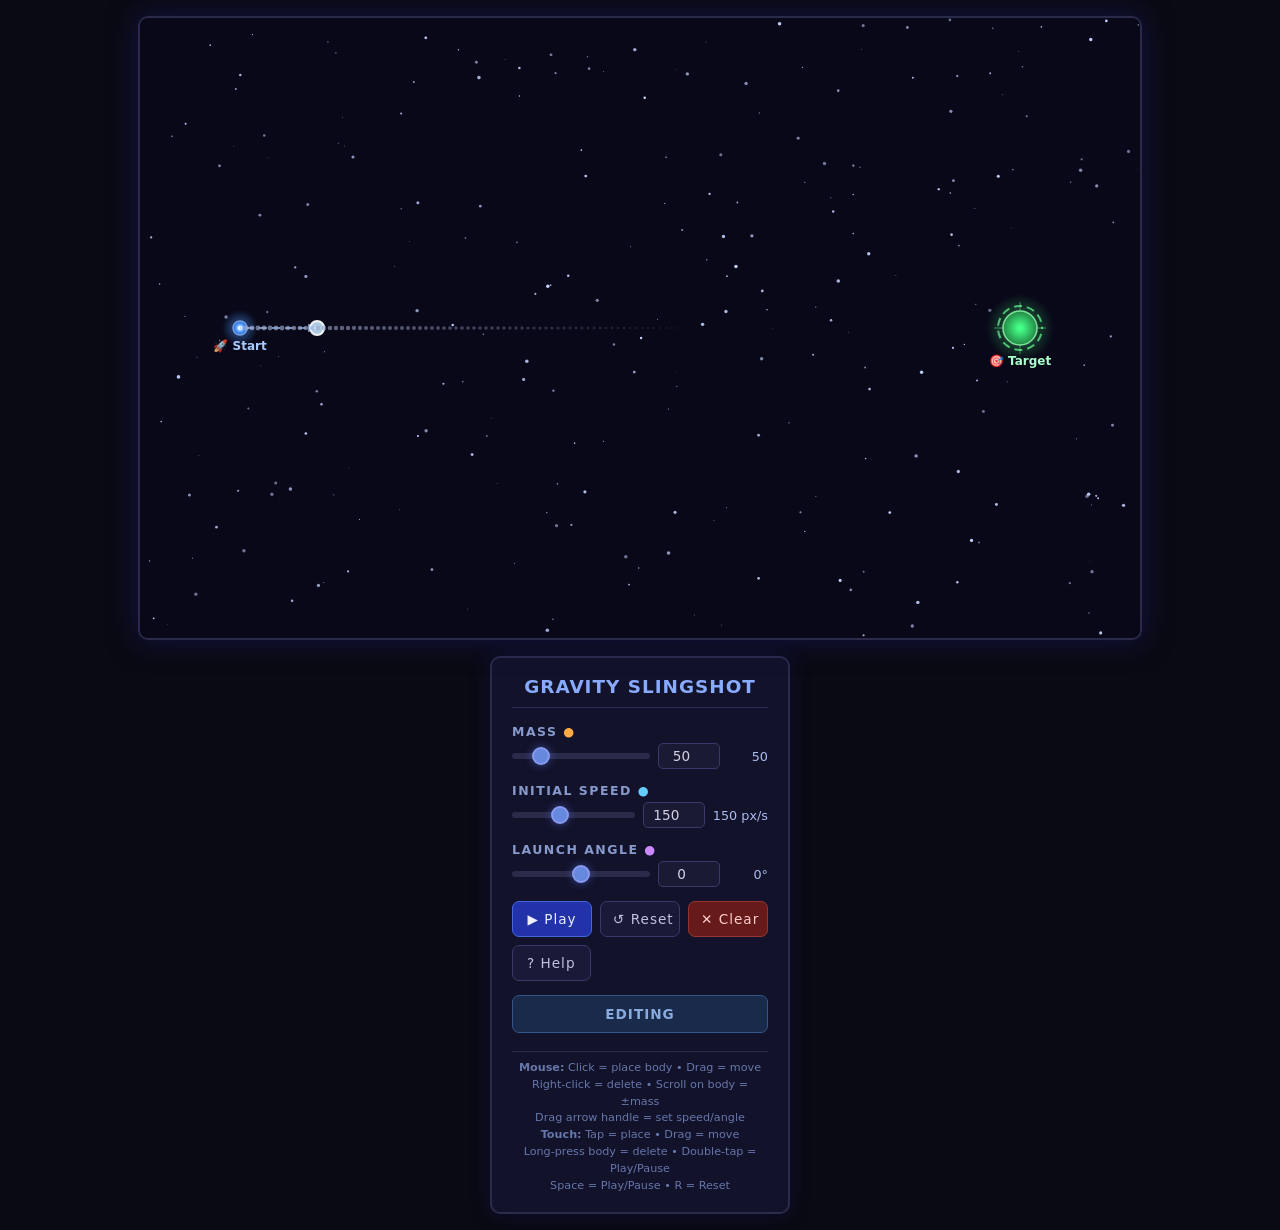
<file: static/gravity-slingshot.html>
<!DOCTYPE html>
<html lang="en">
<head>
<meta charset="UTF-8">
<meta name="viewport" content="width=device-width, initial-scale=1.0">
<title>Gravity Slingshot – Celestial Mechanics Sandbox</title>
<style>
  *, *::before, *::after { box-sizing: border-box; margin: 0; padding: 0; }
  body {
    background: #0a0a14;
    color: #d0d0e0;
    font-family: 'Segoe UI', system-ui, sans-serif;
    display: flex; justify-content: center; align-items: center;
    min-height: 100vh; padding: 16px;
    user-select: none; -webkit-user-select: none;
  }
  .main-container {
    display: flex; flex-wrap: wrap; gap: 16px;
    max-width: 1360px; width: 100%;
    align-items: flex-start; justify-content: center;
  }
  .canvas-wrapper {
    position: relative; flex-shrink: 0;
    border: 2px solid #2a2a4a; border-radius: 10px;
    overflow: hidden; box-shadow: 0 0 30px rgba(30,30,120,0.5);
  }
  canvas { display: block; cursor: crosshair; }
  .panel {
    background: #12122a; border: 2px solid #2a2a4a; border-radius: 10px;
    padding: 18px 20px; min-width: 260px; max-width: 300px; flex: 1;
    display: flex; flex-direction: column; gap: 14px;
    box-shadow: 0 0 20px rgba(30,30,120,0.3);
  }
  .panel h2 {
    text-align: center; font-size: 1.15rem; letter-spacing: 1px;
    color: #88aaff; border-bottom: 1px solid #2a2a5a; padding-bottom: 10px;
    margin-bottom: 2px;
  }
  .control-group { display: flex; flex-direction: column; gap: 4px; }
  .control-group label {
    font-size: 0.78rem; text-transform: uppercase; letter-spacing: 1.5px;
    color: #8899cc; font-weight: 600;
  }
  .row { display: flex; gap: 8px; align-items: center; }
  .row input[type="range"] { flex: 1; min-width: 0; }
  .row input[type="number"] {
    width: 62px; background: #1a1a35; border: 1px solid #3a3a6a;
    color: #d0d0e0; border-radius: 5px; padding: 4px 6px;
    text-align: center; font-size: 0.85rem; font-family: inherit;
  }
  .row input[type="number"]:focus { outline: none; border-color: #6688dd; }
  input[type="range"] {
    -webkit-appearance: none; appearance: none; height: 6px;
    background: #2a2a4a; border-radius: 3px; outline: none; cursor: pointer;
  }
  input[type="range"]::-webkit-slider-thumb {
    -webkit-appearance: none; appearance: none; width: 18px; height: 18px;
    border-radius: 50%; background: #6688dd; border: 2px solid #8899ee;
    cursor: pointer; box-shadow: 0 0 8px rgba(100,130,255,0.5);
  }
  .value-display {
    font-size: 0.8rem; color: #aabbee; text-align: right; min-width: 40px;
  }
  .btn-row { display: flex; gap: 8px; flex-wrap: wrap; }
  .btn {
    flex: 1; min-width: 70px; padding: 9px 12px; border: 1px solid #3a3a6a;
    border-radius: 7px; background: #1a1a38; color: #c0c0e0;
    cursor: pointer; font-size: 0.85rem; font-family: inherit;
    letter-spacing: 1px; transition: all 0.15s;
    white-space: nowrap; text-align: center;
  }
  .btn:hover { background: #252550; border-color: #5566aa; }
  .btn:active { background: #303068; transform: scale(0.97); }
  .btn.primary { background: #2233aa; border-color: #4466dd; color: #eef; }
  .btn.primary:hover { background: #3344cc; }
  .btn.danger { background: #661a1a; border-color: #993333; color: #fcc; }
  .btn.danger:hover { background: #882222; }
  .status-badge {
    text-align: center; padding: 10px 14px; border-radius: 7px;
    font-weight: 600; letter-spacing: 1px; font-size: 0.85rem;
    transition: all 0.3s;
  }
  .status-editing { background: #1a2a4a; color: #88aadd; border: 1px solid #335588; }
  .status-playing { background: #1a3a1a; color: #66dd88; border: 1px solid #338844; }
  .status-paused  { background: #3a3a1a; color: #ddcc66; border: 1px solid #887733; }
  .status-success { background: #1a3a2a; color: #44ff88; border: 1px solid #33aa55; }
  .status-fail    { background: #3a1a1a; color: #ff6666; border: 1px solid #993333; }
  .instructions {
    font-size: 0.7rem; color: #6677aa; text-align: center; line-height: 1.5;
    border-top: 1px solid #2a2a4a; padding-top: 8px; margin-top: 4px;
  }
  .btn.help { min-width: 0; flex: 0 0 auto; padding: 9px 14px; }

  /* Modal */
  .modal-backdrop {
    position: fixed; inset: 0; background: rgba(0,0,0,0.7);
    display: flex; justify-content: center; align-items: center;
    z-index: 100; opacity: 0; pointer-events: none; transition: opacity 0.25s;
  }
  .modal-backdrop.open { opacity: 1; pointer-events: auto; }
  .modal {
    background: #14142e; border: 2px solid #3a3a6a; border-radius: 12px;
    padding: 24px 28px; max-width: 440px; width: 90%;
    box-shadow: 0 0 40px rgba(60,60,180,0.4); color: #d0d0e0;
    max-height: 85vh; overflow-y: auto;
  }
  .modal h3 { color: #88aaff; margin-bottom: 14px; font-size: 1.1rem; letter-spacing: 1px; }
  .modal h4 {
    color: #aabbee; margin: 14px 0 6px; font-size: 0.9rem;
    border-bottom: 1px solid #2a2a4a; padding-bottom: 4px;
  }
  .modal kbd {
    display: inline-block; background: #1a1a38; border: 1px solid #3a3a6a;
    border-radius: 4px; padding: 1px 7px; font-size: 0.78rem;
    font-family: inherit; color: #ccd; margin: 0 2px;
  }
  .modal p, .modal li { font-size: 0.82rem; line-height: 1.7; color: #bcc; }
  .modal ul { padding-left: 16px; margin: 4px 0; }
  .modal .close-btn {
    display: block; margin: 18px auto 0; padding: 8px 28px;
    background: #2233aa; border: 1px solid #4466dd;
    color: #eef; border-radius: 6px; cursor: pointer; font-size: 0.85rem;
  }
  .modal .close-btn:hover { background: #3344cc; }
  @media (max-width: 1080px) {
    .main-container { flex-direction: column; align-items: center; }
    .panel { max-width: 100%; width: 100%; }
    canvas { width: 100% !important; height: auto !important; }
  }
</style>
</head>
<body>

<div class="main-container">
  <div class="canvas-wrapper">
    <canvas id="c" width="1000" height="620"></canvas>
  </div>

  <div class="panel" id="panel">
    <h2>GRAVITY SLINGSHOT</h2>

    <div class="control-group">
      <label>Mass <span style="color:#ffaa44;">&#9679;</span></label>
      <div class="row">
        <input type="range" id="massSlider" min="1" max="300" value="50" step="1">
        <input type="number" id="massInput" min="1" max="300" value="50">
        <span class="value-display" id="massDisplay">50</span>
      </div>
    </div>

    <div class="control-group">
      <label>Initial Speed <span style="color:#66ccff;">&#9679;</span></label>
      <div class="row">
        <input type="range" id="speedSlider" min="30" max="350" value="150" step="1">
        <input type="number" id="speedInput" min="30" max="350" value="150">
        <span class="value-display" id="speedDisplay">150 px/s</span>
      </div>
    </div>

    <div class="control-group">
      <label>Launch Angle <span style="color:#cc88ff;">&#9679;</span></label>
      <div class="row">
        <input type="range" id="angleSlider" min="-90" max="90" value="0" step="1">
        <input type="number" id="angleInput" min="-90" max="90" value="0">
        <span class="value-display" id="angleDisplay">0°</span>
      </div>
    </div>

    <div class="btn-row">
      <button class="btn primary" id="btnPlay">▶ Play</button>
      <button class="btn" id="btnReset">↺ Reset</button>
      <button class="btn danger" id="btnClear">✕ Clear</button>
      <button class="btn help" id="btnHelp">? Help</button>
    </div>

    <div class="status-badge status-editing" id="statusBadge">EDITING</div>
    <div class="instructions" id="instructions">
      <strong>Mouse:</strong> Click = place body &bull; Drag = move<br>
      Right-click = delete &bull; Scroll on body = &plusmn;mass<br>
      Drag arrow handle = set speed/angle<br>
      <strong>Touch:</strong> Tap = place &bull; Drag = move<br>
      Long-press body = delete &bull; Double-tap = Play/Pause<br>
      Space = Play/Pause &bull; R = Reset
    </div>
  </div>
</div>

<!-- Help Modal -->
<div class="modal-backdrop" id="modalBackdrop">
  <div class="modal">
    <h3>How to Play — Gravity Slingshot</h3>

    <h4>🖱️ Mouse Controls</h4>
    <ul>
      <li><kbd>Click</kbd> empty space to place a celestial body.</li>
      <li><kbd>Click</kbd> a body to select it (highlight ring appears).</li>
      <li><kbd>Drag</kbd> a body to reposition it.</li>
      <li><kbd>Right-click</kbd> a body to delete it.</li>
      <li><kbd>Scroll</kbd> over a selected body to adjust its mass &plusmn;5.</li>
      <li><kbd>Drag</kbd> the arrow handle near the launch point to set speed and angle interactively.</li>
      <li>Use the panel sliders to fine-tune mass, speed, and angle.</li>
    </ul>

    <h4>📱 Touch Controls</h4>
    <ul>
      <li><kbd>Tap</kbd> empty space to place a celestial body.</li>
      <li><kbd>Tap</kbd> a body to select it.</li>
      <li><kbd>Drag</kbd> a body to reposition it.</li>
      <li><kbd>Long-press</kbd> a body (~0.6s) to delete it.</li>
      <li><kbd>Drag</kbd> the arrow handle or near the launch point to set speed and angle.</li>
      <li><kbd>Double-tap</kbd> empty canvas to Play / Pause.</li>
    </ul>

    <h4>⌨️ Keyboard</h4>
    <ul>
      <li><kbd>Space</kbd> — Play / Pause / Resume</li>
      <li><kbd>R</kbd> — Reset (return to editing mode)</li>
      <li><kbd>Delete</kbd> or <kbd>Backspace</kbd> — Delete selected body</li>
    </ul>

    <h4>🎯 Objective</h4>
    <p>
      Place massive bodies to bend the asteroid's path with gravity, then launch it
      from the blue <strong>🚀 Start</strong> marker and hit the green
      <strong>🎯 Target</strong> on the right. The semi-transparent grey arrows show
      the combined gravitational field.
    </p>

    <button class="close-btn" id="btnCloseModal">Close</button>
  </div>
</div>

<script>
(function() {
  // ============ CONSTANTS ============
  const W = 1000, H = 620;
  const DPR = window.devicePixelRatio || 1;
  const START = { x: 100, y: 310 };
  const TARGET = { x: 880, y: 310 };
  const TARGET_RADIUS = 17;
  const G_CONST = 1800;
  const SOFTENING = 8;
  const SUBSTEPS = 8;
  const MAX_SIM_TIME = 35;
  const GRID_SPACE = 40;
  const MAX_FIELD_ARROW = 34;
  const MAX_VISUAL_ARROW = 180;
  const MIN_SPEED = 30, MAX_SPEED = 350;
  const MIN_MASS = 1, MAX_MASS = 300;
  const MIN_ANGLE = -90, MAX_ANGLE = 90;

  // ============ DOM REFS ============
  const canvas = document.getElementById('c');
  // HiDPI setup: actual canvas pixels = logical * DPR, CSS styled to logical size
  canvas.width = W * DPR;
  canvas.height = H * DPR;
  canvas.style.width = W + 'px';
  canvas.style.height = H + 'px';
  const ctx = canvas.getContext('2d');
  ctx.scale(DPR, DPR);
  const massSlider = document.getElementById('massSlider');
  const massInput = document.getElementById('massInput');
  const massDisplay = document.getElementById('massDisplay');
  const speedSlider = document.getElementById('speedSlider');
  const speedInput = document.getElementById('speedInput');
  const speedDisplay = document.getElementById('speedDisplay');
  const angleSlider = document.getElementById('angleSlider');
  const angleInput = document.getElementById('angleInput');
  const angleDisplay = document.getElementById('angleDisplay');
  const btnPlay = document.getElementById('btnPlay');
  const btnReset = document.getElementById('btnReset');
  const btnClear = document.getElementById('btnClear');
  const statusBadge = document.getElementById('statusBadge');

  // ============ STATE ============
  let mode = 'editing'; // editing | playing | paused | success | fail
  let bodies = [];
  let selectedIdx = -1;
  let mass = 50;
  let speed = 150;
  let angleDeg = 0; // degrees
  let asteroid = null; // {x, y, vx, vy, trail:[]}
  let simTime = 0;
  let fieldDirty = true;
  let simStartTime = 0;
  let predictionPath = [];
  let predictionDirty = true;

  // Drag state
  let drag = null;
  // { type: 'body'|'velocity', idx?: number,
  //   startX, startY, origBodyX, origBodyY, origSpeed, origAngle }

  // Mobile: long-press & double-tap
  let longPressTimer = null;
  let lastTapTime = 0;
  let lastTapPos = { x: 0, y: 0 };

  // Offscreen canvas for gravitational field
  const fieldCanvas = document.createElement('canvas');
  fieldCanvas.width = W * DPR;
  fieldCanvas.height = H * DPR;
  const fieldCtx = fieldCanvas.getContext('2d');
  fieldCtx.scale(DPR, DPR);

  // Stars for background
  const stars = [];
  for (let i = 0; i < 250; i++) {
    stars.push({
      x: Math.random() * W, y: Math.random() * H,
      r: Math.random() * 1.5 + 0.3,
      b: Math.random() * 0.5 + 0.5
    });
  }

  // ============ UTILITY ============
  function dist2(a, b) { const dx = a.x - b.x, dy = a.y - b.y; return dx*dx + dy*dy; }
  function dist(a, b) { return Math.sqrt(dist2(a, b)); }
  function clamp(v, lo, hi) { return v < lo ? lo : v > hi ? hi : v; }
  function degToRad(d) { return d * Math.PI / 180; }
  function radToDeg(r) { return r * 180 / Math.PI; }

  function bodyRadius(m) { return 8 + Math.sqrt(m) * 2.2; }

  function getVelocityHandle() {
    const aRad = degToRad(angleDeg);
    const len = (speed / MAX_SPEED) * MAX_VISUAL_ARROW;
    return {
      x: START.x + Math.cos(aRad) * len,
      y: START.y - Math.sin(aRad) * len
    };
  }

  function canPlaceBody(x, y, m, excludeIdx) {
    const r = bodyRadius(m);
    // Check start proximity
    if (dist({x,y}, START) < r + 18) return false;
    // Check target proximity
    if (dist({x,y}, TARGET) < r + TARGET_RADIUS + 12) return false;
    // Check other bodies
    for (let i = 0; i < bodies.length; i++) {
      if (i === excludeIdx) continue;
      const b = bodies[i];
      if (dist({x,y}, b) < r + b.radius + 10) return false;
    }
    // Check canvas bounds
    if (x - r < 0 || x + r > W || y - r < 0 || y + r > H) return false;
    return true;
  }

  // ============ GRAVITATIONAL FIELD ============
  function computeFieldAt(px, py) {
    let ax = 0, ay = 0;
    for (const b of bodies) {
      const dx = b.x - px, dy = b.y - py;
      const d2 = dx*dx + dy*dy;
      const mag = G_CONST * b.mass / (d2 + SOFTENING*SOFTENING);
      const d = Math.sqrt(d2);
      if (d < 0.001) continue;
      ax += mag * dx / d;
      ay += mag * dy / d;
    }
    return { ax, ay, mag: Math.sqrt(ax*ax + ay*ay) };
  }

  function renderFieldCache() {
    fieldCtx.clearRect(0, 0, W, H);
    if (bodies.length === 0) { fieldDirty = false; return; }

    // Compute all grid accelerations
    const grid = [];
    let maxMag = 0;
    for (let x = GRID_SPACE / 2; x < W; x += GRID_SPACE) {
      for (let y = GRID_SPACE / 2; y < H; y += GRID_SPACE) {
        const f = computeFieldAt(x, y);
        grid.push({x, y, ...f});
        if (f.mag > maxMag) maxMag = f.mag;
      }
    }
    if (maxMag < 0.01) { fieldDirty = false; return; }

    // Absolute sqrt scaling: arrow length grows with mass without saturating.
    // len = min(sqrt(mag) * scale, cap). Larger masses → wider visible field.
    const ABS_SCALE = 3.5;
    const LEN_CAP = 38;
    for (const g of grid) {
      const absLen = Math.sqrt(g.mag) * ABS_SCALE;
      const len = Math.min(absLen, LEN_CAP);
      const alpha = clamp(Math.sqrt(g.mag) / 14, 0.08, 0.7);
      if (len < 1.0) continue;
      const nx = g.ax / g.mag, ny = g.ay / g.mag;
      const endX = g.x + nx * len, endY = g.y + ny * len;

      // Subtle grid dot at sample point
      fieldCtx.fillStyle = `rgba(150,160,190,${alpha * 0.55})`;
      fieldCtx.beginPath();
      fieldCtx.arc(g.x, g.y, 1.2, 0, Math.PI * 2);
      fieldCtx.fill();

      // Arrow shaft
      fieldCtx.strokeStyle = `rgba(170,185,215,${alpha})`;
      fieldCtx.lineWidth = Math.min(len / 7, 2.6);
      fieldCtx.beginPath();
      fieldCtx.moveTo(g.x, g.y);
      fieldCtx.lineTo(endX, endY);
      fieldCtx.stroke();

      // Arrowhead
      const headLen = clamp(len * 0.4, 3.5, 9);
      const ang = Math.atan2(ny, nx);
      fieldCtx.fillStyle = `rgba(170,185,215,${Math.min(alpha + 0.08, 0.75)})`;
      fieldCtx.beginPath();
      fieldCtx.moveTo(endX, endY);
      fieldCtx.lineTo(
        endX - headLen * Math.cos(ang - 0.55),
        endY - headLen * Math.sin(ang - 0.55)
      );
      fieldCtx.lineTo(
        endX - headLen * Math.cos(ang + 0.55),
        endY - headLen * Math.sin(ang + 0.55)
      );
      fieldCtx.closePath();
      fieldCtx.fill();
    }
    fieldDirty = false;
  }

  // ============ RENDER ============
  function drawStars() {
    for (const s of stars) {
      ctx.fillStyle = `rgba(200,210,255,${s.b})`;
      ctx.beginPath();
      ctx.arc(s.x, s.y, s.r, 0, Math.PI*2);
      ctx.fill();
    }
  }

  function drawBody(b, isSelected) {
    const { x, y, radius: r } = b;
    // Glow
    const glowGrad = ctx.createRadialGradient(x, y, r*0.5, x, y, r*1.7);
    glowGrad.addColorStop(0, 'rgba(255,180,60,0.35)');
    glowGrad.addColorStop(0.5, 'rgba(255,140,30,0.12)');
    glowGrad.addColorStop(1, 'rgba(255,100,20,0)');
    ctx.fillStyle = glowGrad;
    ctx.beginPath(); ctx.arc(x, y, r*1.7, 0, Math.PI*2); ctx.fill();

    // Body gradient
    const grad = ctx.createRadialGradient(x - r*0.25, y - r*0.3, r*0.1, x, y, r);
    grad.addColorStop(0, '#ffcc66');
    grad.addColorStop(0.45, '#ff9930');
    grad.addColorStop(0.8, '#cc5500');
    grad.addColorStop(1, '#883300');
    ctx.fillStyle = grad;
    ctx.beginPath(); ctx.arc(x, y, r, 0, Math.PI*2); ctx.fill();

    // Rim light
    ctx.strokeStyle = 'rgba(255,220,150,0.4)';
    ctx.lineWidth = 1.2;
    ctx.beginPath(); ctx.arc(x, y, r, 0, Math.PI*2); ctx.stroke();

    // Selection ring
    if (isSelected) {
      const t = Date.now() / 1000;
      const pulseAlpha = 0.55 + Math.sin(t * 3) * 0.3;
      ctx.strokeStyle = `rgba(255,255,200,${pulseAlpha})`;
      ctx.lineWidth = 2.8;
      ctx.setLineDash([6, 3]);
      ctx.lineDashOffset = t * 40;
      ctx.beginPath(); ctx.arc(x, y, r + 6, 0, Math.PI*2); ctx.stroke();
      ctx.setLineDash([]);
      ctx.lineWidth = 1;
    }
  }

  function drawTarget() {
    const { x, y } = TARGET;
    const t = Date.now() / 1000;

    // Outer glow
    const glowGrad = ctx.createRadialGradient(x, y, TARGET_RADIUS*0.6, x, y, TARGET_RADIUS*2);
    glowGrad.addColorStop(0, 'rgba(80,255,120,0.3)');
    glowGrad.addColorStop(1, 'rgba(80,255,120,0)');
    ctx.fillStyle = glowGrad;
    ctx.beginPath(); ctx.arc(x, y, TARGET_RADIUS*2, 0, Math.PI*2); ctx.fill();

    // Rotating dashed ring
    ctx.strokeStyle = 'rgba(100,255,150,0.7)';
    ctx.lineWidth = 2;
    ctx.setLineDash([8, 5]);
    ctx.lineDashOffset = t * 60;
    ctx.beginPath(); ctx.arc(x, y, TARGET_RADIUS + 5, 0, Math.PI*2); ctx.stroke();
    ctx.setLineDash([]);
    ctx.lineWidth = 1;

    // Crosshair
    const cl = TARGET_RADIUS + 9;
    ctx.strokeStyle = 'rgba(100,255,150,0.5)';
    ctx.lineWidth = 1;
    ctx.beginPath();
    ctx.moveTo(x - cl, y); ctx.lineTo(x + cl, y);
    ctx.moveTo(x, y - cl); ctx.lineTo(x, y + cl);
    ctx.stroke();

    // Inner circle
    const innerGrad = ctx.createRadialGradient(x, y, 2, x, y, TARGET_RADIUS);
    innerGrad.addColorStop(0, '#44ff88');
    innerGrad.addColorStop(1, '#228844');
    ctx.fillStyle = innerGrad;
    ctx.beginPath(); ctx.arc(x, y, TARGET_RADIUS, 0, Math.PI*2); ctx.fill();
    ctx.strokeStyle = 'rgba(150,255,180,0.8)';
    ctx.lineWidth = 1.5;
    ctx.beginPath(); ctx.arc(x, y, TARGET_RADIUS, 0, Math.PI*2); ctx.stroke();

    // Label
    ctx.fillStyle = '#aaffcc';
    ctx.font = 'bold 12px "Segoe UI", system-ui, sans-serif';
    ctx.textAlign = 'center';
    ctx.fillText('\u{1F3AF} Target', x, y + TARGET_RADIUS + 20);
  }

  function drawStart() {
    const { x, y } = START;

    // Blue glow
    const glowGrad = ctx.createRadialGradient(x, y, 3, x, y, 18);
    glowGrad.addColorStop(0, 'rgba(80,150,255,0.5)');
    glowGrad.addColorStop(1, 'rgba(80,150,255,0)');
    ctx.fillStyle = glowGrad;
    ctx.beginPath(); ctx.arc(x, y, 18, 0, Math.PI*2); ctx.fill();

    // Blue dot
    const dotGrad = ctx.createRadialGradient(x, y, 1, x, y, 7);
    dotGrad.addColorStop(0, '#ffffff');
    dotGrad.addColorStop(0.4, '#66aaff');
    dotGrad.addColorStop(1, '#2255cc');
    ctx.fillStyle = dotGrad;
    ctx.beginPath(); ctx.arc(x, y, 7, 0, Math.PI*2); ctx.fill();
    ctx.strokeStyle = 'rgba(150,200,255,0.7)';
    ctx.lineWidth = 1.5;
    ctx.beginPath(); ctx.arc(x, y, 7, 0, Math.PI*2); ctx.stroke();

    // Label
    ctx.fillStyle = '#aaccff';
    ctx.font = 'bold 12px "Segoe UI", system-ui, sans-serif';
    ctx.textAlign = 'center';
    ctx.fillText('\u{1F680} Start', x, y + 22);
  }

  function drawVelocityPreview() {
    if (mode !== 'editing') return;
    const { x: sx, y: sy } = START;
    const h = getVelocityHandle();

    // Dashed arrow line
    ctx.strokeStyle = 'rgba(150,200,255,0.7)';
    ctx.lineWidth = 2;
    ctx.setLineDash([8, 5]);
    ctx.beginPath();
    ctx.moveTo(sx, sy);
    ctx.lineTo(h.x, h.y);
    ctx.stroke();
    ctx.setLineDash([]);
    ctx.lineWidth = 1;

    // Arrowhead at handle
    const aRad = degToRad(angleDeg);
    const headLen = 10;
    ctx.fillStyle = 'rgba(150,200,255,0.8)';
    ctx.beginPath();
    ctx.moveTo(h.x, h.y);
    ctx.lineTo(
      h.x - headLen * Math.cos(aRad - 0.45),
      h.y + headLen * Math.sin(aRad - 0.45)
    );
    ctx.lineTo(
      h.x - headLen * Math.cos(aRad + 0.45),
      h.y + headLen * Math.sin(aRad + 0.45)
    );
    ctx.closePath();
    ctx.fill();

    // Handle circle
    const pulse = Math.sin(Date.now() / 1000 * 2) * 0.15 + 0.75;
    ctx.fillStyle = `rgba(200,230,255,${pulse})`;
    ctx.beginPath(); ctx.arc(h.x, h.y, 7, 0, Math.PI*2); ctx.fill();
    ctx.strokeStyle = 'rgba(255,255,255,0.9)';
    ctx.lineWidth = 2;
    ctx.beginPath(); ctx.arc(h.x, h.y, 7, 0, Math.PI*2); ctx.stroke();
    ctx.lineWidth = 1;
  }

  function drawAsteroid() {
    if (!asteroid) return;

    // Trail as grey gradient dots — only the most recent portion
    const trail = asteroid.trail;
    const maxDots = 180;
    const startIdx = Math.max(0, trail.length - maxDots);
    const stride = Math.max(1, Math.floor((trail.length - startIdx) / 120));

    for (let i = startIdx; i < trail.length; i += stride) {
      const t = (i - startIdx) / (trail.length - startIdx); // 0=tail, 1=head
      const alpha = Math.pow(t, 1.5) * 0.85;
      const r = 1.0 + t * 1.4;
      ctx.fillStyle = `rgba(185,190,210,${alpha})`;
      ctx.beginPath();
      ctx.arc(trail[i].x, trail[i].y, r, 0, Math.PI * 2);
      ctx.fill();
    }

    // Asteroid dot
    const agrad = ctx.createRadialGradient(asteroid.x, asteroid.y, 0, asteroid.x, asteroid.y, 4);
    agrad.addColorStop(0, '#ffffff');
    agrad.addColorStop(0.5, '#ddddee');
    agrad.addColorStop(1, 'rgba(180,180,200,0)');
    ctx.fillStyle = agrad;
    ctx.beginPath(); ctx.arc(asteroid.x, asteroid.y, 4, 0, Math.PI*2); ctx.fill();

    // Small bright core
    ctx.fillStyle = '#ffffff';
    ctx.beginPath(); ctx.arc(asteroid.x, asteroid.y, 1.5, 0, Math.PI*2); ctx.fill();
  }

  function drawPrediction() {
    if (predictionPath.length === 0) return;
    // Only show the first portion so the player can't see the destination.
    // Fades from clear (near spaceship) to invisible (well before the end).
    const visibleRatio = 0.62;
    const endIdx = Math.max(2, Math.floor(predictionPath.length * visibleRatio));
    const stride = Math.max(1, Math.floor(endIdx / 80));

    for (let i = 0; i < endIdx; i += stride) {
      const t = 1 - (i / endIdx); // 1=near ship, 0=cutoff point
      const alpha = t * 0.72;
      const r = 1.0 + t * 1.5;
      ctx.fillStyle = `rgba(155,165,200,${alpha})`;
      ctx.beginPath();
      ctx.arc(predictionPath[i].x, predictionPath[i].y, r, 0, Math.PI * 2);
      ctx.fill();
    }
  }

  function render() {
    ctx.clearRect(0, 0, W, H);

    // Space background
    ctx.fillStyle = '#080818';
    ctx.fillRect(0, 0, W, H);
    drawStars();

    // Gravitational field (cached)
    if (fieldDirty) renderFieldCache();
    // Explicit dest size needed: fieldCanvas has W*DPR physical pixels,
    // but main ctx is scaled by DPR, so image natural size would overflow.
    ctx.drawImage(fieldCanvas, 0, 0, W, H);

    // Target
    drawTarget();

    // Start point
    drawStart();

    // Celestial bodies
    for (let i = 0; i < bodies.length; i++) {
      drawBody(bodies[i], i === selectedIdx);
    }

    // Velocity preview arrow
    drawVelocityPreview();

    // Trajectory prediction (computed in editing, frozen during play)
    if (predictionDirty && mode === 'editing') computePrediction();
    drawPrediction();

    // Asteroid and trail
    drawAsteroid();
  }

  // ============ PHYSICS ============
  function computeAccel(px, py) {
    let ax = 0, ay = 0;
    for (const b of bodies) {
      const dx = b.x - px, dy = b.y - py;
      const d2 = dx*dx + dy*dy;
      const mag = G_CONST * b.mass / (d2 + SOFTENING*SOFTENING);
      const d = Math.sqrt(d2);
      if (d < 0.001) continue;
      ax += mag * dx / d;
      ay += mag * dy / d;
    }
    return { ax, ay };
  }

  function checkCollision(px, py) {
    // Target?
    if (dist({x:px,y:py}, TARGET) < TARGET_RADIUS) return 'success';
    // Bodies?
    for (const b of bodies) {
      if (dist({x:px,y:py}, b) < b.radius) return 'fail_body';
    }
    // Off screen?
    if (px < -20 || px > W + 20 || py < -20 || py > H + 20) return 'fail_bounds';
    return null;
  }

  function stepPhysics(dt) {
    if (!asteroid || mode !== 'playing') return null;
    const subDt = dt / SUBSTEPS;
    for (let s = 0; s < SUBSTEPS; s++) {
      const { ax, ay } = computeAccel(asteroid.x, asteroid.y);
      asteroid.vx += ax * subDt;
      asteroid.vy += ay * subDt;
      asteroid.x += asteroid.vx * subDt;
      asteroid.y += asteroid.vy * subDt;
    }
    asteroid.trail.push({ x: asteroid.x, y: asteroid.y });
    if (asteroid.trail.length > 300) asteroid.trail.shift();

    simTime += dt;
    if (simTime > MAX_SIM_TIME) return 'fail_timeout';
    return checkCollision(asteroid.x, asteroid.y);
  }

  function computePrediction() {
    predictionPath = [];
    if (bodies.length === 0) {
      // Straight-line prediction when no bodies
      const aRad = degToRad(angleDeg);
      const vx = Math.cos(aRad) * speed;
      const vy = -Math.sin(aRad) * speed;
      let px = START.x, py = START.y;
      const steps = 150;
      const dt = 0.04;
      for (let i = 0; i < steps; i++) {
        px += vx * dt;
        py += vy * dt;
        if (px < -20 || px > W + 20 || py < -20 || py > H + 20) break;
        if (dist({x:px, y:py}, TARGET) < TARGET_RADIUS) { predictionPath.push({x:px, y:py}); break; }
        predictionPath.push({x: px, y: py});
      }
    } else {
      const aRad = degToRad(angleDeg);
      let vx = Math.cos(aRad) * speed;
      let vy = -Math.sin(aRad) * speed;
      let px = START.x, py = START.y;
      const maxSteps = 240;
      const dt = 1 / 25;
      const subSteps = 4;
      const subDt = dt / subSteps;
      for (let i = 0; i < maxSteps; i++) {
        for (let s = 0; s < subSteps; s++) {
          const { ax, ay } = computeAccel(px, py);
          vx += ax * subDt;
          vy += ay * subDt;
          px += vx * subDt;
          py += vy * subDt;
        }
        if (px < -20 || px > W + 20 || py < -20 || py > H + 20) break;
        let hitBody = false;
        for (const b of bodies) {
          if (dist({x:px, y:py}, b) < b.radius) { hitBody = true; break; }
        }
        if (hitBody) break;
        predictionPath.push({x: px, y: py});
        if (dist({x:px, y:py}, TARGET) < TARGET_RADIUS) break;
      }
    }
    predictionDirty = false;
  }

  // ============ PANEL SYNC ============
  function syncMassToPanel() {
    massSlider.value = mass;
    massInput.value = mass;
    massDisplay.textContent = mass;
  }

  function syncSpeedToPanel() {
    speedSlider.value = speed;
    speedInput.value = speed;
    speedDisplay.textContent = speed + ' px/s';
  }

  function syncAngleToPanel() {
    angleSlider.value = angleDeg;
    angleInput.value = angleDeg;
    angleDisplay.textContent = angleDeg + '°';
  }

  function syncAllToPanel() {
    syncMassToPanel();
    syncSpeedToPanel();
    syncAngleToPanel();
  }

  function setMode(newMode) {
    mode = newMode;
    statusBadge.className = 'status-badge';
    switch (mode) {
      case 'editing': statusBadge.classList.add('status-editing'); statusBadge.textContent = 'EDITING'; break;
      case 'playing': statusBadge.classList.add('status-playing'); statusBadge.textContent = 'PLAYING'; break;
      case 'paused':  statusBadge.classList.add('status-paused');  statusBadge.textContent = 'PAUSED';  break;
      case 'success': statusBadge.classList.add('status-success'); statusBadge.textContent = 'SUCCESS \u{1F3AF}'; break;
      case 'fail':    statusBadge.classList.add('status-fail');    statusBadge.textContent = 'FAIL';     break;
    }
    btnPlay.textContent = (mode === 'playing') ? '⏸ Pause' : '▶ Play';
  }

  // ============ ACTIONS ============
  function launchAsteroid() {
    const aRad = degToRad(angleDeg);
    const vx = Math.cos(aRad) * speed;
    const vy = -Math.sin(aRad) * speed;
    asteroid = {
      x: START.x, y: START.y,
      vx: vx, vy: vy,
      trail: [{ x: START.x, y: START.y }]
    };
    simTime = 0;
    simStartTime = performance.now();
  }

  function doPlay() {
    if (mode === 'editing' || mode === 'success' || mode === 'fail') {
      computePrediction(); // freeze latest prediction at launch moment
      if (!asteroid || mode === 'success' || mode === 'fail') launchAsteroid();
      setMode('playing');
    } else if (mode === 'playing') {
      setMode('paused');
    } else if (mode === 'paused') {
      setMode('playing');
    }
  }

  function doReset() {
    asteroid = null;
    simTime = 0;
    setMode('editing');
  }

  function doClear() {
    bodies = [];
    selectedIdx = -1;
    asteroid = null;
    simTime = 0;
    fieldDirty = true; predictionDirty = true;
    setMode('editing');
    syncMassToPanel();
  }

  function deleteSelectedBody() {
    if (selectedIdx < 0 || selectedIdx >= bodies.length) return;
    bodies.splice(selectedIdx, 1);
    selectedIdx = -1;
    fieldDirty = true; predictionDirty = true;
    syncMassToPanel();
  }

  function updateSelectedMass(newMass) {
    if (selectedIdx < 0 || selectedIdx >= bodies.length) return;
    newMass = clamp(Math.round(newMass), MIN_MASS, MAX_MASS);
    bodies[selectedIdx].mass = newMass;
    bodies[selectedIdx].radius = bodyRadius(newMass);
    mass = newMass;
    fieldDirty = true; predictionDirty = true;
    syncMassToPanel();
  }

  // ============ EVENT HANDLERS ============
  function getCanvasPos(e) {
    const rect = canvas.getBoundingClientRect();
    const scaleX = W / rect.width;
    const scaleY = H / rect.height;
    return {
      x: (e.clientX - rect.left) * scaleX,
      y: (e.clientY - rect.top) * scaleY
    };
  }

  function findBodyAt(px, py) {
    for (let i = bodies.length - 1; i >= 0; i--) {
      if (dist({x:px,y:py}, bodies[i]) < bodies[i].radius + 4) return i;
    }
    return -1;
  }

  function isNearHandle(px, py) {
    const h = getVelocityHandle();
    return dist({x:px, y:py}, h) < 12;
  }

  function isNearStart(px, py) {
    return dist({x:px, y:py}, START) < 22;
  }

  function updateVelocityFromHandle(px, py) {
    let dx = px - START.x;
    let dy = py - START.y;
    // Clamp to right half-plane
    if (dx < 0) dx = 0;
    const d = Math.sqrt(dx*dx + dy*dy);
    const newSpeed = clamp((d / MAX_VISUAL_ARROW) * MAX_SPEED, MIN_SPEED, MAX_SPEED);
    let newAngle = radToDeg(Math.atan2(-dy, Math.max(dx, 0.001)));
    newAngle = clamp(newAngle, MIN_ANGLE, MAX_ANGLE);
    speed = Math.round(newSpeed);
    angleDeg = Math.round(newAngle);
    syncSpeedToPanel();
    syncAngleToPanel();
    predictionDirty = true;
  }

  // Mouse events
  canvas.addEventListener('mousedown', function(e) {
    if (e.button !== 0) return; // only left click
    const pos = getCanvasPos(e);

    // Check if clicking on velocity handle (editing mode)
    if (mode === 'editing' && isNearHandle(pos.x, pos.y)) {
      drag = { type: 'velocity', origSpeed: speed, origAngle: angleDeg };
      updateVelocityFromHandle(pos.x, pos.y);
      e.preventDefault();
      return;
    }

    // Check if clicking near start to initiate velocity drag (nice-to-have)
    if (mode === 'editing' && isNearStart(pos.x, pos.y)) {
      drag = { type: 'velocity', origSpeed: speed, origAngle: angleDeg };
      updateVelocityFromHandle(pos.x, pos.y);
      e.preventDefault();
      return;
    }

    // Check if clicking on a body
    const idx = findBodyAt(pos.x, pos.y);
    if (idx >= 0) {
      if (mode === 'editing') {
        selectedIdx = idx;
        mass = bodies[idx].mass;
        syncMassToPanel();
        drag = { type: 'body', idx: idx, origX: pos.x, origY: pos.y,
                 origBodyX: bodies[idx].x, origBodyY: bodies[idx].y };
      }
      e.preventDefault();
      return;
    }

    // Prepare to place a new body (editing mode, on empty space)
    if (mode === 'editing') {
      drag = { type: 'place', startX: pos.x, startY: pos.y };
      e.preventDefault();
    }
  });

  canvas.addEventListener('mousemove', function(e) {
    const pos = getCanvasPos(e);

    if (drag && drag.type === 'velocity') {
      updateVelocityFromHandle(pos.x, pos.y);
      return;
    }

    if (drag && drag.type === 'body') {
      const idx = drag.idx;
      const dx = pos.x - drag.origX;
      const dy = pos.y - drag.origY;
      let nx = drag.origBodyX + dx;
      let ny = drag.origBodyY + dy;
      // Clamp to canvas
      const r = bodies[idx].radius;
      nx = clamp(nx, r, W - r);
      ny = clamp(ny, r, H - r);
      // Check collisions with start/target/other bodies
      const m = bodies[idx].mass;
      let ok = true;
      if (dist({x:nx,y:ny}, START) < r + 18) ok = false;
      if (dist({x:nx,y:ny}, TARGET) < r + TARGET_RADIUS + 12) ok = false;
      for (let i = 0; i < bodies.length; i++) {
        if (i === idx) continue;
        if (dist({x:nx,y:ny}, bodies[i]) < r + bodies[i].radius + 10) { ok = false; break; }
      }
      if (ok) {
        bodies[idx].x = nx;
        bodies[idx].y = ny;
        fieldDirty = true; predictionDirty = true;
      }
      return;
    }

    // Cursor updates
    if (mode === 'editing') {
      if (isNearHandle(pos.x, pos.y) || (drag && drag.type === 'velocity')) {
        canvas.style.cursor = 'grab';
      } else if (findBodyAt(pos.x, pos.y) >= 0) {
        canvas.style.cursor = 'pointer';
      } else {
        canvas.style.cursor = 'crosshair';
      }
    } else {
      canvas.style.cursor = 'default';
    }
  });

  canvas.addEventListener('mouseup', function(e) {
    if (!drag) return;

    if (drag.type === 'place') {
      const pos = getCanvasPos(e);
      const dx = pos.x - drag.startX;
      const dy = pos.y - drag.startY;
      // Only place if mouse didn't move much (click, not drag)
      if (Math.abs(dx) < 5 && Math.abs(dy) < 5) {
        if (canPlaceBody(pos.x, pos.y, mass, -1)) {
          const newBody = {
            x: pos.x, y: pos.y,
            mass: mass,
            radius: bodyRadius(mass)
          };
          bodies.push(newBody);
          selectedIdx = bodies.length - 1;
          fieldDirty = true; predictionDirty = true;
          syncMassToPanel();
        } else {
          // Deselect if clicking empty but unplaceable space
          selectedIdx = -1;
          syncMassToPanel();
        }
      }
    }

    drag = null;
    canvas.style.cursor = 'crosshair';
  });

  canvas.addEventListener('mouseleave', function() {
    drag = null;
    canvas.style.cursor = 'crosshair';
  });

  // Right click to delete body
  canvas.addEventListener('contextmenu', function(e) {
    e.preventDefault();
    if (mode !== 'editing') return;
    const pos = getCanvasPos(e);
    const idx = findBodyAt(pos.x, pos.y);
    if (idx >= 0) {
      bodies.splice(idx, 1);
      if (selectedIdx === idx) {
        selectedIdx = -1;
        syncMassToPanel();
      } else if (selectedIdx > idx) {
        selectedIdx--;
      }
      fieldDirty = true; predictionDirty = true;
    }
  });

  // Scroll to adjust selected body mass
  canvas.addEventListener('wheel', function(e) {
    if (mode !== 'editing') return;
    if (selectedIdx < 0 || selectedIdx >= bodies.length) return;
    e.preventDefault();
    const delta = e.deltaY < 0 ? 5 : -5;
    updateSelectedMass(bodies[selectedIdx].mass + delta);
  }, { passive: false });

  // Touch events
  canvas.addEventListener('touchstart', function(e) {
    if (e.touches.length !== 1) { clearLongPress(); return; }
    const touch = e.touches[0];
    const pos = getCanvasPos(touch);

    // Double-tap on empty space → play/pause (any mode)
    const now = Date.now();
    const tapDist = dist(pos, lastTapPos);
    if (now - lastTapTime < 400 && tapDist < 20) {
      lastTapTime = 0;
      if (mode === 'editing' && findBodyAt(pos.x, pos.y) < 0 && !isNearHandle(pos.x, pos.y)) {
        doPlay();
        e.preventDefault();
        return;
      }
      if (mode !== 'editing') {
        doPlay();
        e.preventDefault();
        return;
      }
    }
    lastTapTime = now;
    lastTapPos = { x: pos.x, y: pos.y };

    if (mode !== 'editing') return;

    // Velocity handle touch
    if (isNearHandle(pos.x, pos.y) || isNearStart(pos.x, pos.y)) {
      drag = { type: 'velocity', origSpeed: speed, origAngle: angleDeg };
      updateVelocityFromHandle(pos.x, pos.y);
      e.preventDefault();
      return;
    }

    // Body touch → select + start long-press timer for delete
    const idx = findBodyAt(pos.x, pos.y);
    if (idx >= 0) {
      selectedIdx = idx;
      mass = bodies[idx].mass;
      syncMassToPanel();
      drag = { type: 'body', idx: idx, origX: pos.x, origY: pos.y,
               origBodyX: bodies[idx].x, origBodyY: bodies[idx].y, moved: false };
      clearLongPress();
      longPressTimer = setTimeout(function() {
        if (drag && drag.type === 'body' && !drag.moved) {
          bodies.splice(drag.idx, 1);
          if (selectedIdx === drag.idx) { selectedIdx = -1; syncMassToPanel(); }
          else if (selectedIdx > drag.idx) selectedIdx--;
          fieldDirty = true; predictionDirty = true;
          drag = null;
          if (navigator.vibrate) navigator.vibrate(30);
        }
        longPressTimer = null;
      }, 600);
      e.preventDefault();
      return;
    }

    // Empty space → prepare to place
    drag = { type: 'place', startX: pos.x, startY: pos.y };
    e.preventDefault();
  }, { passive: false });

  canvas.addEventListener('touchmove', function(e) {
    if (!drag) return;
    e.preventDefault();

    // Cancel long-press if finger moves significantly
    if (drag.type === 'body') {
      const pos = getCanvasPos(e.touches[0]);
      const moved = dist(pos, {x: drag.origX, y: drag.origY}) > 8;
      if (moved) { drag.moved = true; clearLongPress(); }

      const idx = drag.idx;
      const dx = pos.x - drag.origX;
      const dy = pos.y - drag.origY;
      let nx = drag.origBodyX + dx;
      let ny = drag.origBodyY + dy;
      const r = bodies[idx].radius;
      nx = clamp(nx, r, W - r);
      ny = clamp(ny, r, H - r);
      let ok = true;
      if (dist({x:nx,y:ny}, START) < r + 18) ok = false;
      if (dist({x:nx,y:ny}, TARGET) < r + TARGET_RADIUS + 12) ok = false;
      for (let i = 0; i < bodies.length; i++) {
        if (i === idx) continue;
        if (dist({x:nx,y:ny}, bodies[i]) < r + bodies[i].radius + 10) { ok = false; break; }
      }
      if (ok) {
        bodies[idx].x = nx;
        bodies[idx].y = ny;
        fieldDirty = true; predictionDirty = true;
      }
      return;
    }

    if (drag.type === 'velocity') {
      const pos = getCanvasPos(e.touches[0]);
      updateVelocityFromHandle(pos.x, pos.y);
      return;
    }
  }, { passive: false });

  canvas.addEventListener('touchend', function(e) {
    clearLongPress();
    if (!drag) return;

    if (drag.type === 'place') {
      const pos = getCanvasPos(e.changedTouches[0]);
      const dx = pos.x - drag.startX;
      const dy = pos.y - drag.startY;
      if (Math.abs(dx) < 8 && Math.abs(dy) < 8) {
        if (canPlaceBody(pos.x, pos.y, mass, -1)) {
          const newBody = {
            x: pos.x, y: pos.y,
            mass: mass,
            radius: bodyRadius(mass)
          };
          bodies.push(newBody);
          selectedIdx = bodies.length - 1;
          fieldDirty = true; predictionDirty = true;
          syncMassToPanel();
        } else {
          selectedIdx = -1;
          syncMassToPanel();
        }
      }
    }

    drag = null;
  });

  function clearLongPress() {
    if (longPressTimer) { clearTimeout(longPressTimer); longPressTimer = null; }
  }

  // Keyboard
  window.addEventListener('keydown', function(e) {
    // Don't handle if an input is focused
    if (document.activeElement && (document.activeElement.tagName === 'INPUT' || document.activeElement.tagName === 'TEXTAREA')) {
      return;
    }

    if (e.code === 'Space') {
      e.preventDefault();
      doPlay();
    } else if (e.code === 'KeyR') {
      e.preventDefault();
      doReset();
    } else if (e.code === 'Delete' || e.code === 'Backspace') {
      e.preventDefault();
      if (mode === 'editing' && selectedIdx >= 0) {
        deleteSelectedBody();
      }
    }
  });

  // Panel sliders & inputs
  massSlider.addEventListener('input', function() {
    mass = parseInt(this.value);
    syncMassToPanel();
    if (selectedIdx >= 0 && selectedIdx < bodies.length) {
      bodies[selectedIdx].mass = mass;
      bodies[selectedIdx].radius = bodyRadius(mass);
      fieldDirty = true; predictionDirty = true;
    }
  });

  massInput.addEventListener('input', function() {
    let v = parseInt(this.value);
    if (isNaN(v)) return;
    v = clamp(v, MIN_MASS, MAX_MASS);
    mass = v;
    massSlider.value = v;
    massDisplay.textContent = v;
    if (selectedIdx >= 0 && selectedIdx < bodies.length) {
      bodies[selectedIdx].mass = v;
      bodies[selectedIdx].radius = bodyRadius(v);
      fieldDirty = true; predictionDirty = true;
    }
  });

  speedSlider.addEventListener('input', function() {
    speed = parseInt(this.value);
    syncSpeedToPanel();
    predictionDirty = true;
  });

  speedInput.addEventListener('input', function() {
    let v = parseInt(this.value);
    if (isNaN(v)) return;
    v = clamp(v, MIN_SPEED, MAX_SPEED);
    speed = v;
    speedSlider.value = v;
    speedDisplay.textContent = v + ' px/s';
    predictionDirty = true;
  });

  angleSlider.addEventListener('input', function() {
    angleDeg = parseInt(this.value);
    syncAngleToPanel();
    predictionDirty = true;
  });

  angleInput.addEventListener('input', function() {
    let v = parseInt(this.value);
    if (isNaN(v)) return;
    v = clamp(v, MIN_ANGLE, MAX_ANGLE);
    angleDeg = v;
    angleSlider.value = v;
    angleDisplay.textContent = v + '°';
    predictionDirty = true;
  });

  // Buttons
  btnPlay.addEventListener('click', doPlay);
  btnReset.addEventListener('click', doReset);
  btnClear.addEventListener('click', doClear);

  // Help modal
  const modalBackdrop = document.getElementById('modalBackdrop');
  const btnHelp = document.getElementById('btnHelp');
  const btnCloseModal = document.getElementById('btnCloseModal');

  btnHelp.addEventListener('click', function() {
    modalBackdrop.classList.add('open');
  });
  btnCloseModal.addEventListener('click', function() {
    modalBackdrop.classList.remove('open');
  });
  modalBackdrop.addEventListener('click', function(e) {
    if (e.target === modalBackdrop) modalBackdrop.classList.remove('open');
  });

  // ============ ANIMATION LOOP ============
  let lastTime = performance.now();

  function loop(timestamp) {
    let dt = (timestamp - lastTime) / 1000;
    if (dt <= 0) dt = 0.016;
    if (dt > 0.1) dt = 0.1; // cap to avoid spiral of death
    lastTime = timestamp;

    const result = stepPhysics(dt);
    if (result) {
      if (result === 'success') {
        setMode('success');
      } else {
        setMode('fail');
        if (result === 'fail_body') statusBadge.textContent = 'FAIL – Hit Body';
        else if (result === 'fail_bounds') statusBadge.textContent = 'FAIL – Out of Bounds';
        else if (result === 'fail_timeout') statusBadge.textContent = 'FAIL – Timeout';
      }
    }

    render();
    requestAnimationFrame(loop);
  }

  // ============ INIT ============
  syncAllToPanel();
  setMode('editing');
  renderFieldCache();
  requestAnimationFrame(loop);
})();
</script>

</body>
</html>
</file>
